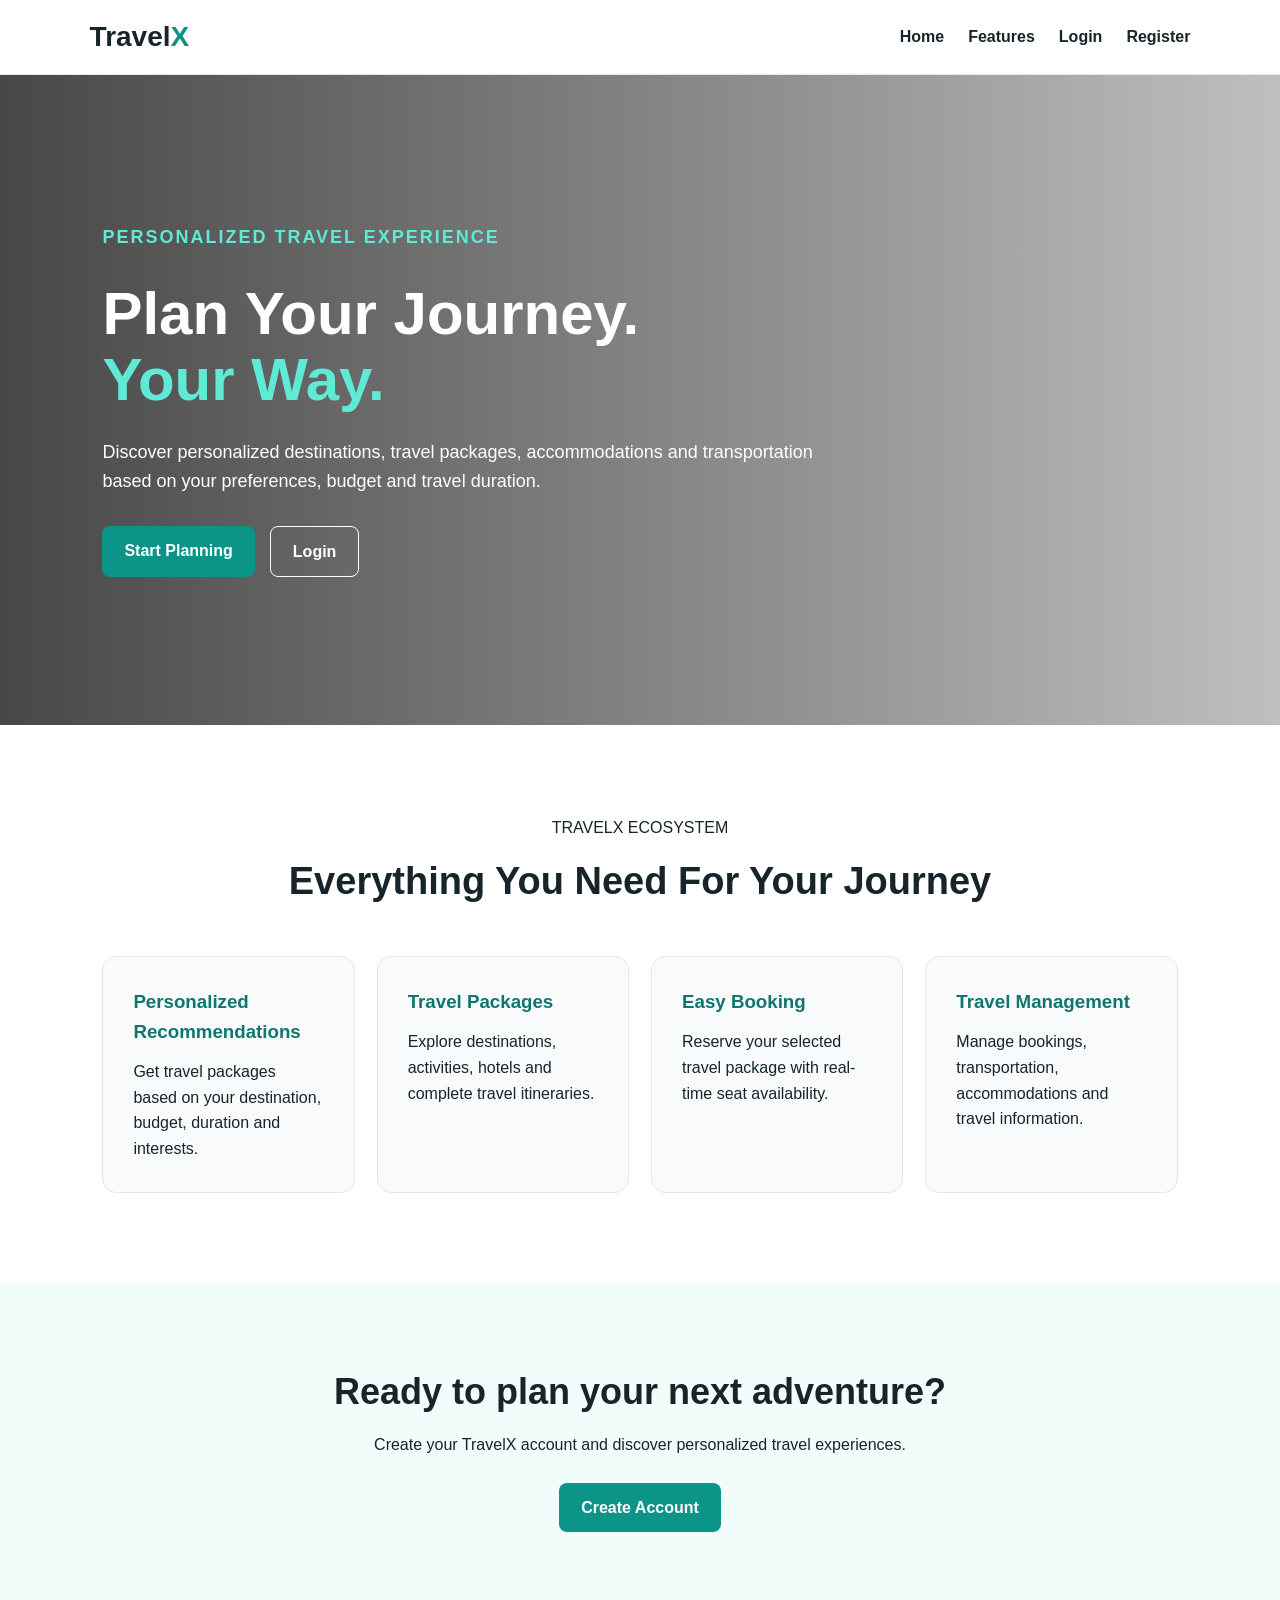
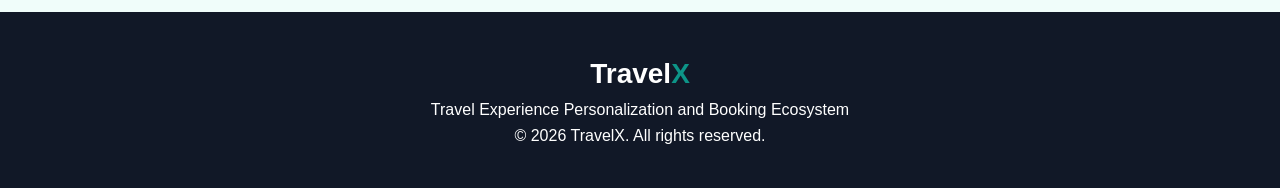
<file: index.html>
<!DOCTYPE html>
<html lang="en">
<head>
    <meta charset="UTF-8">
    <meta name="viewport" content="width=device-width, initial-scale=1.0">

    <title>TravelX | Travel Experience Personalization</title>

    <link rel="stylesheet" href="css/style.css">
</head>

<body>

<header class="navbar">

    <div class="logo">
        Travel<span>X</span>
    </div>

    <nav>
        <a href="index.html">Home</a>
        <a href="#features">Features</a>
        <a href="login.html">Login</a>
        <a href="register.html" class="nav-btn">
            Register
        </a>
    </nav>

</header>


<section class="hero">

    <div class="hero-content">

        <p class="hero-tag">
            PERSONALIZED TRAVEL EXPERIENCE
        </p>

        <h1>
            Plan Your Journey.
            <br>
            <span>Your Way.</span>
        </h1>

        <p>
            Discover personalized destinations, travel packages,
            accommodations and transportation based on your
            preferences, budget and travel duration.
        </p>

        <div class="hero-buttons">

            <a href="register.html" class="primary-btn">
                Start Planning
            </a>

            <a href="login.html" class="secondary-btn">
                Login
            </a>

        </div>

    </div>

</section>


<section id="features" class="features">

    <div class="section-title">
        <p>TRAVELX ECOSYSTEM</p>
        <h2>Everything You Need For Your Journey</h2>
    </div>


    <div class="feature-grid">

        <div class="feature-card">
            <h3>Personalized Recommendations</h3>
            <p>
                Get travel packages based on your destination,
                budget, duration and interests.
            </p>
        </div>


        <div class="feature-card">
            <h3>Travel Packages</h3>
            <p>
                Explore destinations, activities, hotels and
                complete travel itineraries.
            </p>
        </div>


        <div class="feature-card">
            <h3>Easy Booking</h3>
            <p>
                Reserve your selected travel package with
                real-time seat availability.
            </p>
        </div>


        <div class="feature-card">
            <h3>Travel Management</h3>
            <p>
                Manage bookings, transportation,
                accommodations and travel information.
            </p>
        </div>

    </div>

</section>


<section class="cta">

    <h2>Ready to plan your next adventure?</h2>

    <p>
        Create your TravelX account and discover
        personalized travel experiences.
    </p>

    <a href="register.html" class="primary-btn">
        Create Account
    </a>

</section>


<footer>

    <div class="logo">
        Travel<span>X</span>
    </div>

    <p>
        Travel Experience Personalization and Booking Ecosystem
    </p>

    <p>
        © 2026 TravelX. All rights reserved.
    </p>

</footer>

</body>
</html>
</file>
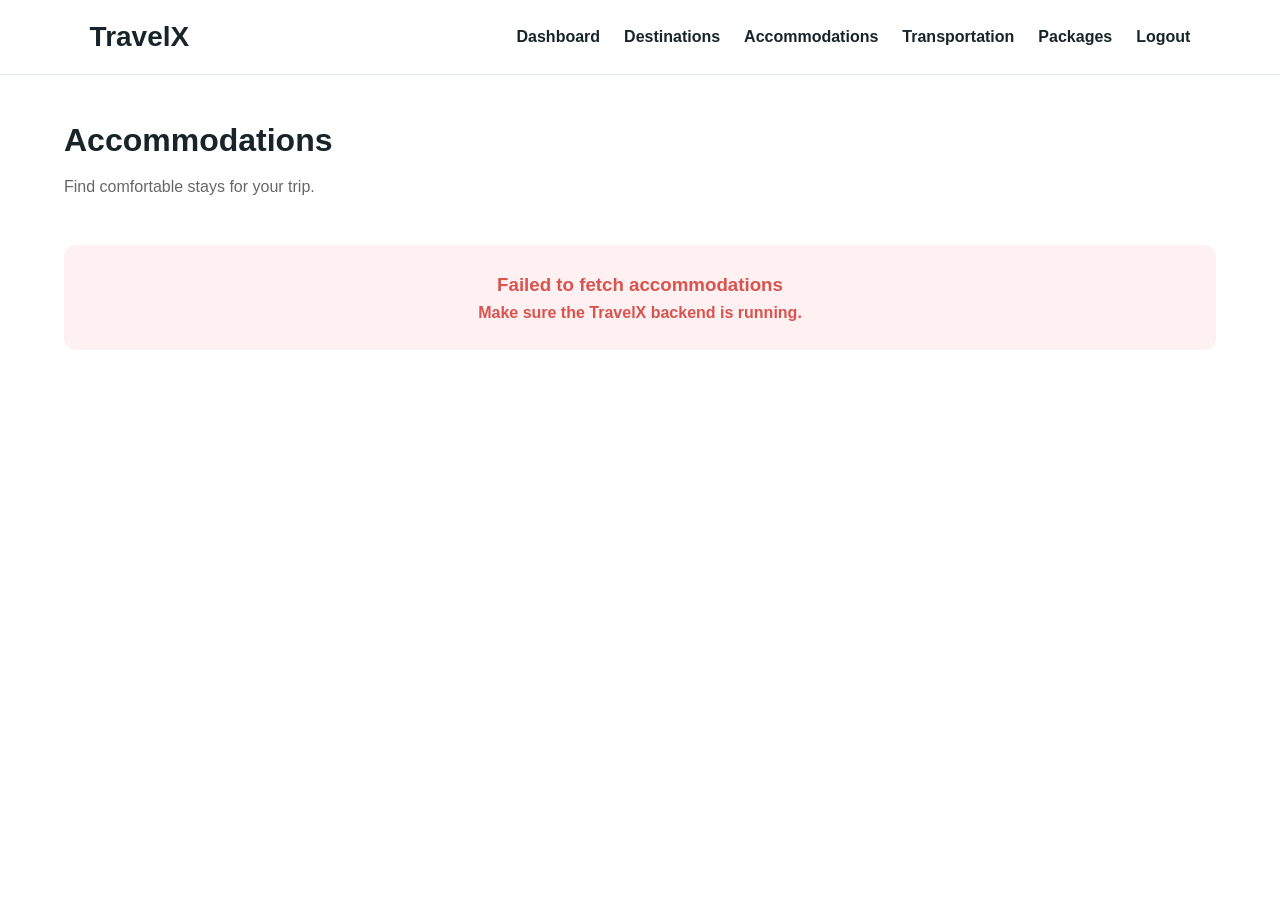
<file: accommodations.html>
<!DOCTYPE html>
<html lang="en">

<head>

    <meta charset="UTF-8">

    <meta name="viewport"
          content="width=device-width, initial-scale=1.0">

    <title>TravelX - Accommodations</title>

    <link rel="stylesheet"
          href="css/style.css">

</head>

<body>

<header class="navbar">

    <div class="logo">TravelX</div>

    <nav>

        <a href="dashboard.html">
            Dashboard
        </a>

        <a href="destinations.html">
            Destinations
        </a>

        <a href="accommodations.html"
           class="active">
            Accommodations
        </a>

        <a href="transportation.html">
            Transportation
        </a>

        <a href="packages.html">
            Packages
        </a>

        <a href="#"
           onclick="logout()">
            Logout
        </a>

    </nav>

</header>

<main class="container">

    <section class="page-header">

        <h1>Accommodations</h1>

        <p>
            Find comfortable stays for your trip.
        </p>

    </section>

    <div id="accommodationList"
         class="card-grid">

        <p>Loading accommodations...</p>

    </div>

</main>

<script src="js/config.js"></script>

<script src="js/auth.js"></script>

<script src="js/accommodations.js"></script>

</body>

</html>
</file>
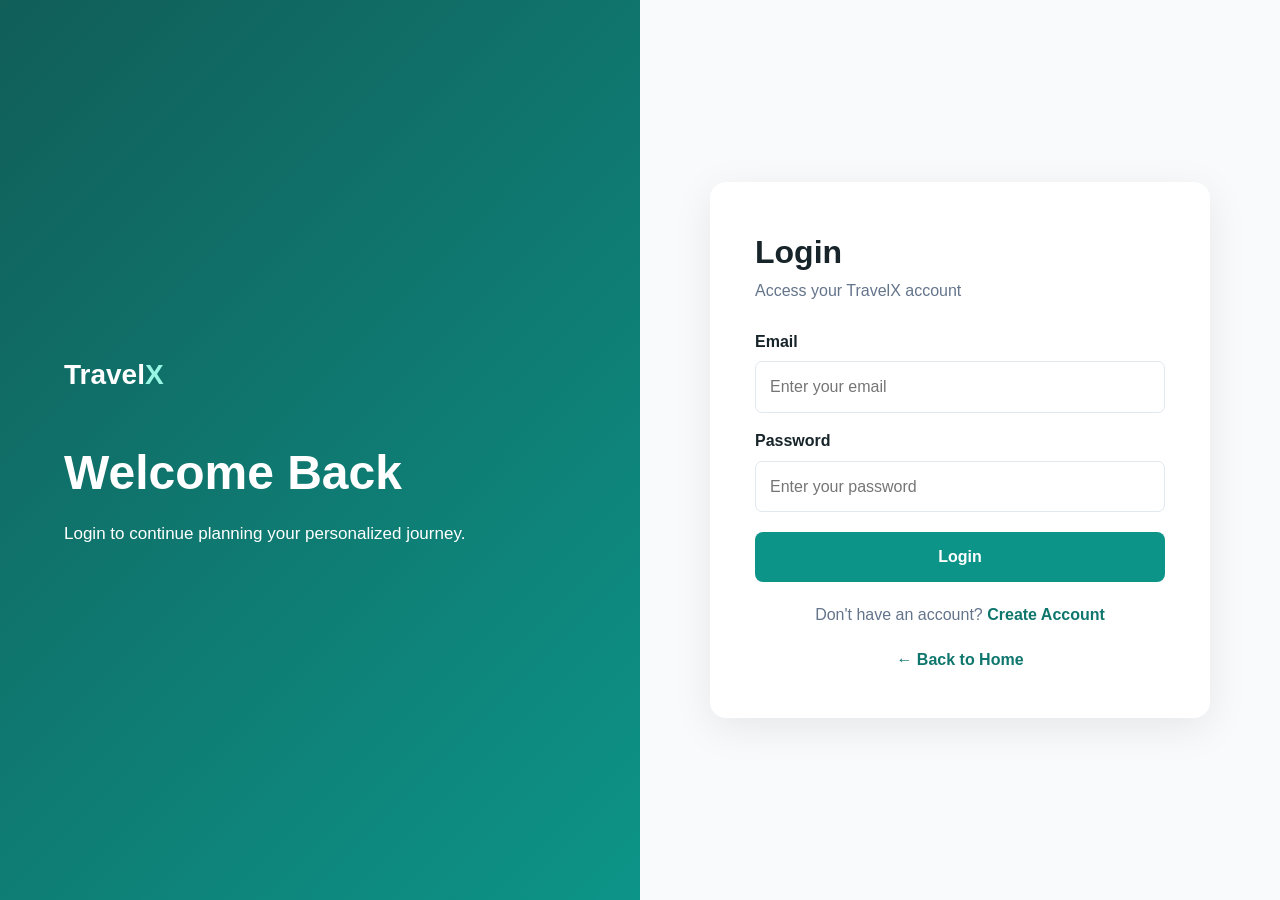
<file: admin.html>
<!DOCTYPE html>
<html lang="en">

<head>

    <meta charset="UTF-8">

    <meta
        name="viewport"
        content="width=device-width, initial-scale=1.0"
    >

    <title>Admin Dashboard - TravelX</title>

    <link
        rel="stylesheet"
        href="css/style.css"
    >

</head>

<body>

    <!-- ==========================================
         NAVBAR
         ========================================== -->

    <header class="navbar">

        <div class="logo">
            TravelX Admin
        </div>

        <nav>

            <a href="admin.html">
                Dashboard
            </a>

            <a href="dashboard.html">
                User View
            </a>

            <button
                class="logout-btn"
                onclick="logout()"
            >
                Logout
            </button>

        </nav>

    </header>


    <!-- ==========================================
         MAIN
         ========================================== -->

    <main class="page-container">


        <section class="dashboard-header">

            <h1>
                Admin Dashboard
            </h1>

            <p>
                Manage TravelX travel services
            </p>

        </section>


        <!-- ======================================
             SUMMARY
             ====================================== -->

        <section class="dashboard-section">

            <div
                id="summaryCards"
                class="card-grid"
            >

                <div class="info-card">

                    <h3>
                        Users
                    </h3>

                    <p id="totalUsers">
                        0
                    </p>

                </div>


                <div class="info-card">

                    <h3>
                        Destinations
                    </h3>

                    <p id="totalDestinations">
                        0
                    </p>

                </div>


                <div class="info-card">

                    <h3>
                        Packages
                    </h3>

                    <p id="totalPackages">
                        0
                    </p>

                </div>


                <div class="info-card">

                    <h3>
                        Bookings
                    </h3>

                    <p id="totalBookings">
                        0
                    </p>

                </div>

            </div>

        </section>


        <!-- ======================================
             DESTINATIONS
             ====================================== -->

        <section class="admin-section">

            <div class="admin-section-header">

                <div>

                    <h2>
                        Destinations
                    </h2>

                    <p>
                        Add and manage destinations
                    </p>

                </div>

                <button
                    class="admin-add-btn"
                    onclick="showDestinationForm()"
                >
                    + Add Destination
                </button>

            </div>


            <div
                id="destinationForm"
                class="admin-form"
                style="display:none;"
            >

                <h3>
                    Add Destination
                </h3>

                <input
                    type="text"
                    id="destinationName"
                    placeholder="Destination Name"
                >

                <input
                    type="text"
                    id="destinationState"
                    placeholder="State"
                >

                <input
                    type="text"
                    id="destinationCountry"
                    placeholder="Country"
                    value="India"
                >

                <input
                    type="text"
                    id="destinationCategory"
                    placeholder="Category"
                >

                <input
                    type="number"
                    id="destinationBudget"
                    placeholder="Average Budget"
                >

                <textarea
                    id="destinationDescription"
                    placeholder="Description"
                ></textarea>


                <button
                    class="admin-add-btn"
                    onclick="addDestination()"
                >
                    Save Destination
                </button>

            </div>


            <div
                id="destinationList"
                class="admin-list"
            ></div>

        </section>


        <!-- ======================================
             ACCOMMODATIONS
             ====================================== -->

        <section class="admin-section">

            <div class="admin-section-header">

                <div>

                    <h2>
                        Accommodations
                    </h2>

                    <p>
                        Manage hotels and resorts
                    </p>

                </div>

                <button
                    class="admin-add-btn"
                    onclick="showAccommodationForm()"
                >
                    + Add Accommodation
                </button>

            </div>


            <div
                id="accommodationForm"
                class="admin-form"
                style="display:none;"
            >

                <h3>
                    Add Accommodation
                </h3>

                <input
                    type="text"
                    id="accommodationName"
                    placeholder="Hotel / Resort Name"
                >

                <input
                    type="text"
                    id="accommodationDestination"
                    placeholder="Destination"
                >

                <input
                    type="text"
                    id="accommodationType"
                    placeholder="Type"
                >

                <input
                    type="number"
                    id="accommodationPrice"
                    placeholder="Price Per Night"
                >

                <input
                    type="number"
                    id="accommodationRating"
                    placeholder="Rating"
                    step="0.1"
                >

                <input
                    type="text"
                    id="accommodationFacilities"
                    placeholder="Facilities"
                >


                <button
                    class="admin-add-btn"
                    onclick="addAccommodation()"
                >
                    Save Accommodation
                </button>

            </div>


            <div
                id="accommodationList"
                class="admin-list"
            ></div>

        </section>


        <!-- ======================================
             TRANSPORTATION
             ====================================== -->

        <section class="admin-section">

            <div class="admin-section-header">

                <div>

                    <h2>
                        Transportation
                    </h2>

                    <p>
                        Manage flights, buses and other
                        transportation
                    </p>

                </div>

                <button
                    class="admin-add-btn"
                    onclick="showTransportationForm()"
                >
                    + Add Transportation
                </button>

            </div>


            <!-- FORM -->

            <div
                id="transportationForm"
                class="admin-form"
                style="display:none;"
            >

                <h3>
                    Add Transportation
                </h3>


                <label>
                    Type
                </label>

                <select
                    id="transportationType"
                >

                    <option value="Flight">
                        Flight
                    </option>

                    <option value="Bus">
                        Bus
                    </option>

                    <option value="Train">
                        Train
                    </option>

                    <option value="Cab">
                        Cab
                    </option>

                </select>


                <label>
                    Provider
                </label>

                <input
                    type="text"
                    id="transportationProvider"
                    placeholder="Provider"
                >


                <label>
                    Source
                </label>

                <input
                    type="text"
                    id="transportationSource"
                    placeholder="Source City"
                >


                <label>
                    Destination
                </label>

                <input
                    type="text"
                    id="transportationDestination"
                    placeholder="Destination City"
                >


                <label>
                    Price
                </label>

                <input
                    type="number"
                    id="transportationPrice"
                    placeholder="Price"
                >


                <label>
                    Departure Time
                </label>

                <input
                    type="time"
                    id="transportationDeparture"
                >


                <label>
                    Arrival Time
                </label>

                <input
                    type="time"
                    id="transportationArrival"
                >


                <div class="admin-form-buttons">

                    <button
                        class="admin-add-btn"
                        onclick="addTransportation()"
                    >
                        Save Transportation
                    </button>

                    <button
                        class="admin-cancel-btn"
                        onclick="hideTransportationForm()"
                    >
                        Cancel
                    </button>

                </div>

            </div>


            <!-- LIST -->

            <div
                id="transportationList"
                class="admin-list"
            ></div>

        </section>


        <!-- ======================================
             PACKAGES
             ====================================== -->

        <section class="admin-section">

            <div class="admin-section-header">

                <div>

                    <h2>
                        Travel Packages
                    </h2>

                    <p>
                        Manage travel packages
                    </p>

                </div>

                <button
                    class="admin-add-btn"
                    onclick="showPackageForm()"
                >
                    + Add Package
                </button>

            </div>


            <div
                id="packageForm"
                class="admin-form"
                style="display:none;"
            >

                <h3>
                    Add Travel Package
                </h3>

                <input
                    type="text"
                    id="packageName"
                    placeholder="Package Name"
                >

                <input
                    type="text"
                    id="packageDestination"
                    placeholder="Destination"
                >

                <input
                    type="number"
                    id="packageDuration"
                    placeholder="Duration in Days"
                >

                <input
                    type="number"
                    id="packagePrice"
                    placeholder="Price"
                >

                <input
                    type="text"
                    id="packageHotel"
                    placeholder="Hotel"
                >

                <input
                    type="text"
                    id="packageActivities"
                    placeholder="Activities"
                >

                <textarea
                    id="packageItinerary"
                    placeholder="Itinerary"
                ></textarea>

                <input
                    type="number"
                    id="packageSeats"
                    placeholder="Available Seats"
                >


                <button
                    class="admin-add-btn"
                    onclick="addPackage()"
                >
                    Save Package
                </button>

            </div>


            <div
                id="packageList"
                class="admin-list"
            ></div>

        </section>


        <!-- ======================================
             BOOKINGS
             ====================================== -->

        <section class="admin-section">

            <div class="admin-section-header">

                <div>

                    <h2>
                        Travel Package Bookings
                    </h2>

                    <p>
                        View customer bookings
                    </p>

                </div>

            </div>


            <div
                id="bookingList"
                class="admin-list"
            ></div>

        </section>


        <!-- ======================================
             TRANSPORTATION BOOKINGS
             ====================================== -->

        <section class="admin-section">

            <div class="admin-section-header">

                <div>

                    <h2>
                        Transportation Bookings
                    </h2>

                    <p>
                        View booked flights, buses
                        and other transportation
                    </p>

                </div>

            </div>


            <div
                id="transportationBookingList"
                class="admin-list"
            ></div>

        </section>


    </main>


    <script src="js/config.js"></script>

    <script src="js/admin.js"></script>

</body>

</html>
</file>
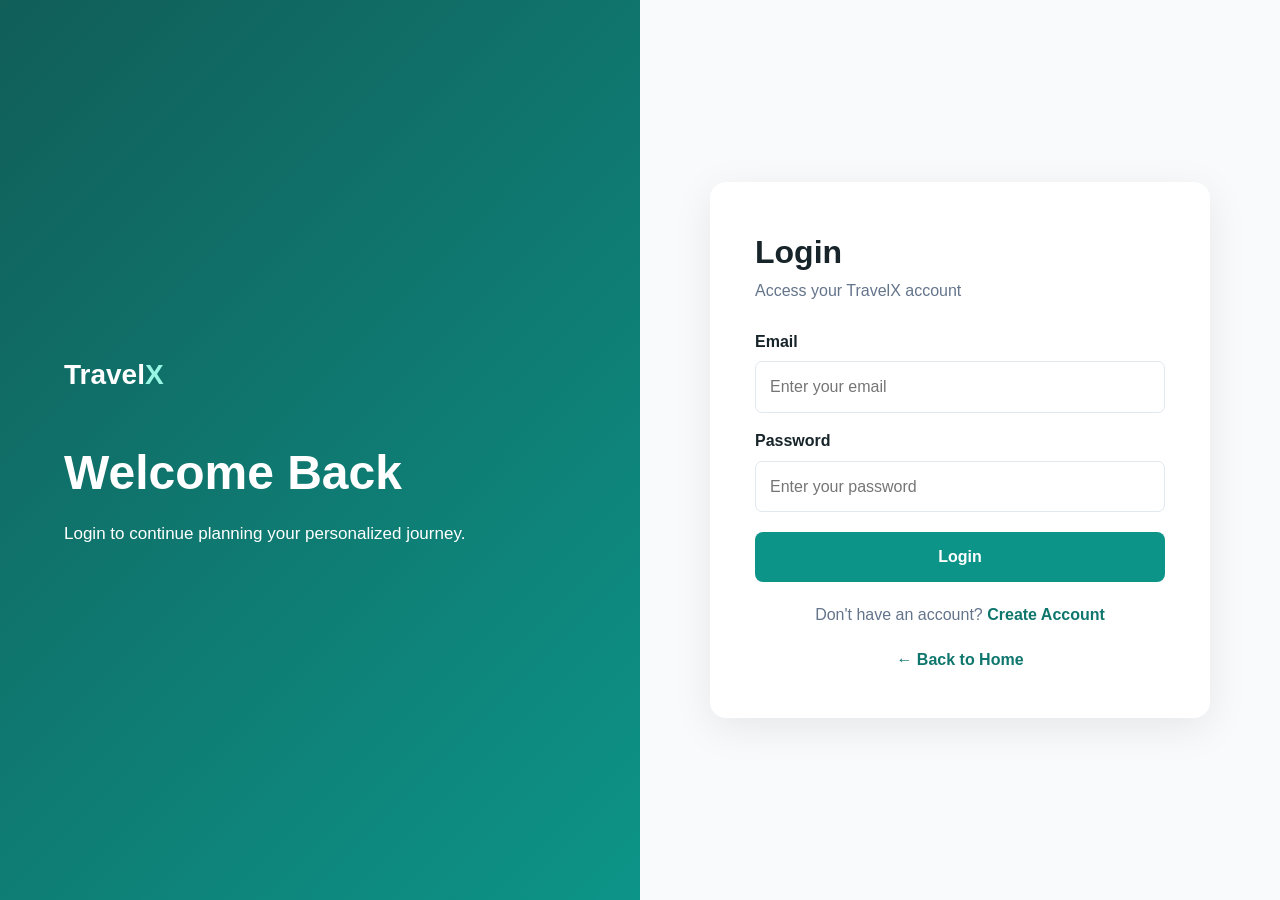
<file: dashboard.html>
<!DOCTYPE html>
<html lang="en">

<head>

    <meta charset="UTF-8">

    <meta
        name="viewport"
        content="width=device-width, initial-scale=1.0"
    >

    <title>Dashboard - TravelX</title>

    <link
        rel="stylesheet"
        href="css/style.css"
    >

</head>

<body>

    <!-- ==========================================
         NAVBAR
         ========================================== -->

    <header class="navbar">

        <div class="logo">
            TravelX
        </div>

        <nav>

            <a href="dashboard.html">
                Dashboard
            </a>

            <a href="destinations.html">
                Destinations
            </a>

            <a href="accommodations.html">
                Hotels
            </a>

            <a href="transportation.html">
                Transportation
            </a>

            <a href="packages.html">
                Packages
            </a>

            <button
                class="logout-btn"
                onclick="logout()"
            >
                Logout
            </button>

        </nav>

    </header>


    <!-- ==========================================
         MAIN DASHBOARD
         ========================================== -->

    <main class="page-container">


        <!-- Welcome -->

        <section class="dashboard-header">

            <h1>
                Welcome,
                <span id="userName">
                    Traveler
                </span>
            </h1>

            <p>
                Your personalized TravelX dashboard
            </p>

        </section>


        <!-- ======================================
             USER PROFILE
             ====================================== -->

        <section class="dashboard-section">

            <h2>
                My Travel Preferences
            </h2>


            <div class="card-grid">


                <div class="info-card">

                    <h3>
                        Email
                    </h3>

                    <p id="userEmail">
                        Loading...
                    </p>

                </div>


                <div class="info-card">

                    <h3>
                        Preferred Destination
                    </h3>

                    <p id="userDestination">
                        Loading...
                    </p>

                </div>


                <div class="info-card">

                    <h3>
                        Budget
                    </h3>

                    <p id="userBudget">
                        Loading...
                    </p>

                </div>


                <div class="info-card">

                    <h3>
                        Trip Duration
                    </h3>

                    <p id="userDuration">
                        Loading...
                    </p>

                </div>


                <div class="info-card">

                    <h3>
                        Interests
                    </h3>

                    <p id="userInterests">
                        Loading...
                    </p>

                </div>


            </div>

        </section>


        <!-- ======================================
             RECOMMENDATIONS
             ====================================== -->

        <section class="dashboard-section">

            <div class="section-header">

                <div>

                    <h2>
                        Personalized Recommendations
                    </h2>

                    <p>
                        Travel packages selected
                        according to your preferences.
                    </p>

                </div>

            </div>


            <div
                id="recommendations"
                class="card-grid"
            >

                <p>
                    Loading recommendations...
                </p>

            </div>

        </section>


        <!-- ======================================
             TRAVEL PACKAGE BOOKINGS
             ====================================== -->

        <section class="dashboard-section">

            <div class="section-header">

                <div>

                    <h2>
                        My Travel Package Bookings
                    </h2>

                    <p>
                        Your booked travel packages
                    </p>

                </div>

            </div>


            <div
                id="bookings"
                class="card-grid"
            >

                <p>
                    Loading bookings...
                </p>

            </div>

        </section>


        <!-- ======================================
             TRANSPORTATION BOOKINGS
             ====================================== -->

        <section class="dashboard-section">

            <div class="section-header">

                <div>

                    <h2>
                        My Transportation Bookings
                    </h2>

                    <p>
                        Your booked flights and buses
                    </p>

                </div>

            </div>


            <div
                id="transportationBookings"
                class="card-grid"
            >

                <p>
                    Loading transportation bookings...
                </p>

            </div>

        </section>


    </main>


    <!-- ==========================================
         JAVASCRIPT
         ========================================== -->

    <script src="js/config.js"></script>

    <script src="js/dashboard.js"></script>

</body>

</html>
</file>
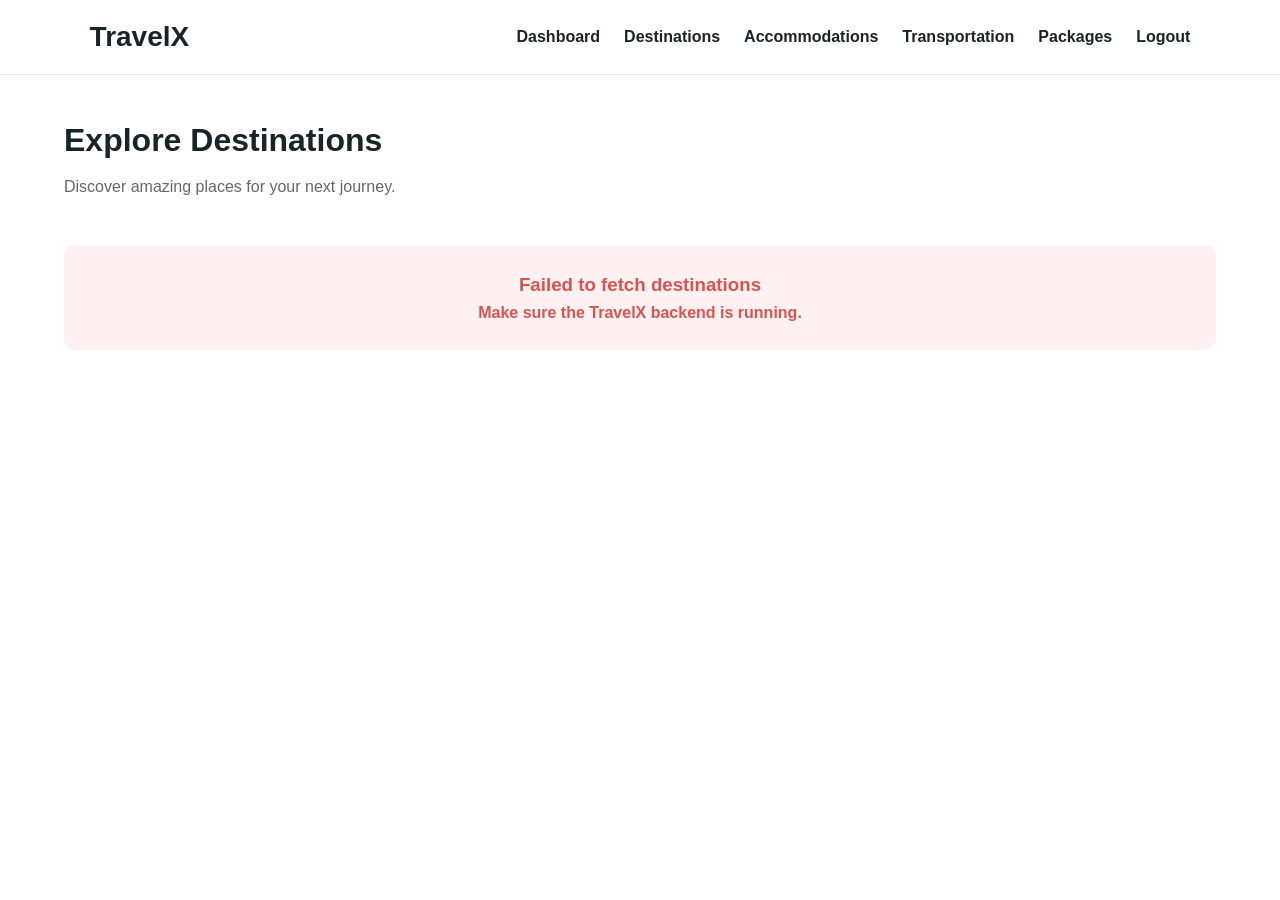
<file: destinations.html>
<!DOCTYPE html>
<html lang="en">
<head>
    <meta charset="UTF-8">
    <meta name="viewport" content="width=device-width, initial-scale=1.0">
    <title>TravelX - Destinations</title>
    <link rel="stylesheet" href="css/style.css">
</head>
<body>

<header class="navbar">
    <div class="logo">TravelX</div>

    <nav>
        <a href="dashboard.html">Dashboard</a>
        <a href="destinations.html" class="active">Destinations</a>
        <a href="accommodations.html">Accommodations</a>
        <a href="transportation.html">Transportation</a>
        <a href="packages.html">Packages</a>
        <a href="#" onclick="logout()">Logout</a>
    </nav>
</header>

<main class="container">

    <section class="page-header">
        <h1>Explore Destinations</h1>
        <p>Discover amazing places for your next journey.</p>
    </section>

    <div id="destinationList" class="card-grid">
        <p>Loading destinations...</p>
    </div>

</main>

<script src="js/config.js"></script>
<script src="js/auth.js"></script>
<script src="js/destinations.js"></script>

</body>
</html>
</file>
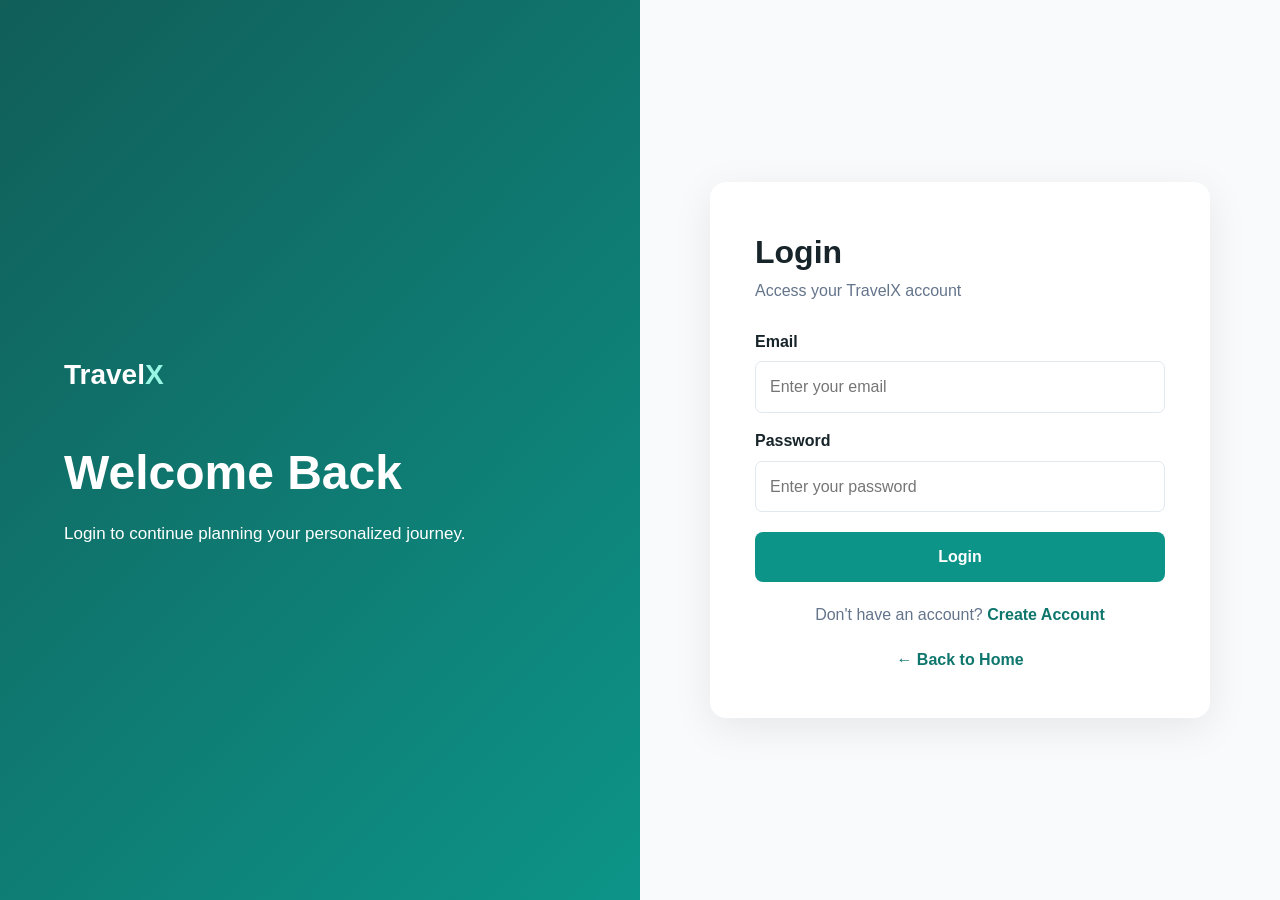
<file: login.html>
<!DOCTYPE html>
<html lang="en">

<head>
    <meta charset="UTF-8">
    <meta name="viewport" content="width=device-width, initial-scale=1.0">

    <title>Login | TravelX</title>

    <link rel="stylesheet" href="css/style.css">
</head>

<body class="auth-page">

<div class="auth-container">

    <div class="auth-brand">
        <div class="logo">
            Travel<span>X</span>
        </div>

        <h1>Welcome Back</h1>

        <p>
            Login to continue planning your personalized journey.
        </p>
    </div>


    <div class="auth-card">

        <h2>Login</h2>

        <p class="form-subtitle">
            Access your TravelX account
        </p>

        <form id="loginForm">

            <label>Email</label>

            <input
                type="email"
                id="email"
                placeholder="Enter your email"
                required
            >


            <label>Password</label>

            <input
                type="password"
                id="password"
                placeholder="Enter your password"
                required
            >


            <button type="submit" class="primary-btn full-btn">
                Login
            </button>

        </form>

        <div id="message"></div>

        <p class="auth-link">
            Don't have an account?
            <a href="register.html">Create Account</a>
        </p>

        <p class="auth-link">
            <a href="index.html">← Back to Home</a>
        </p>

    </div>

</div>

<script src="js/config.js"></script>
<script src="js/auth.js"></script>

</body>
</html>
</file>
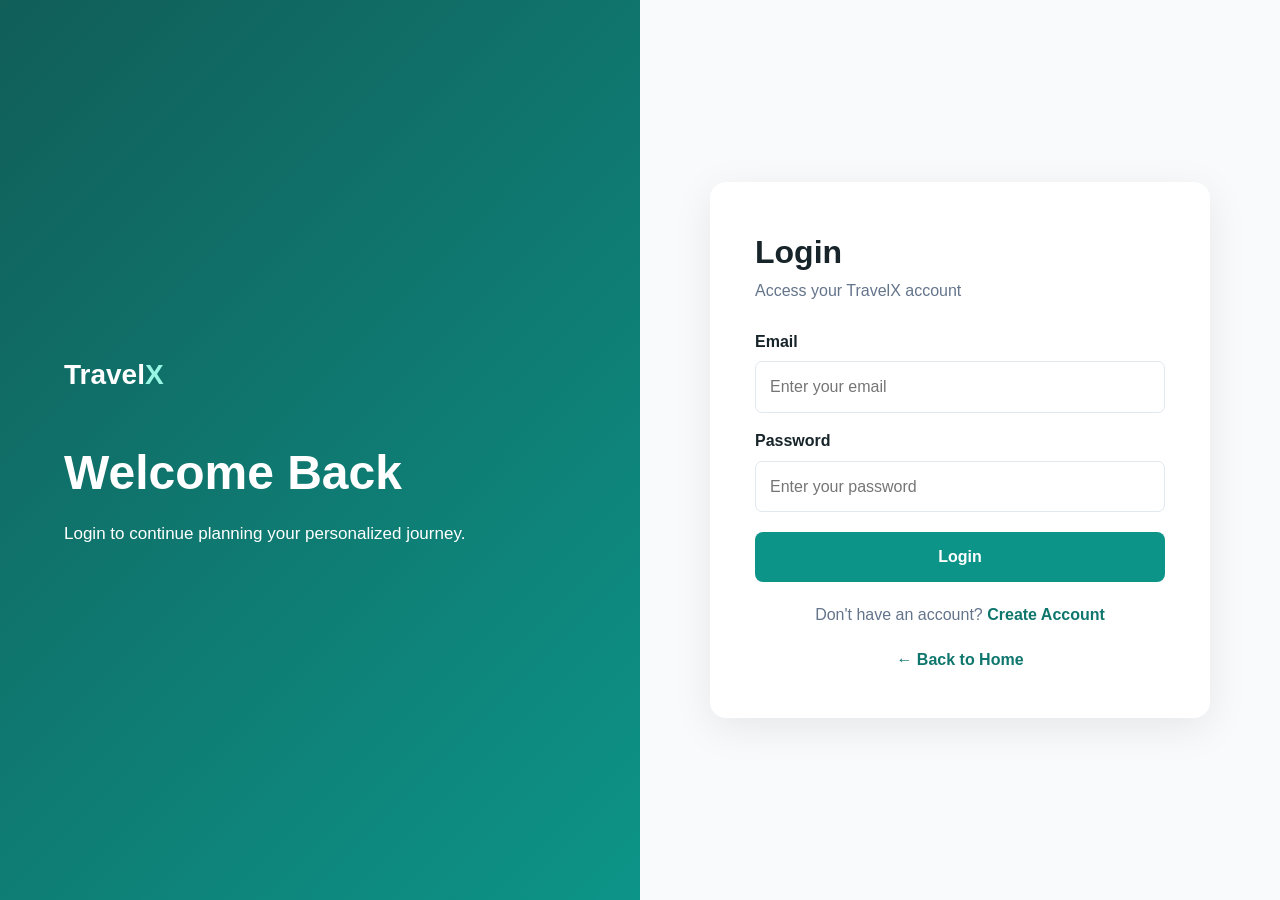
<file: packages.html>
<!DOCTYPE html>
<html lang="en">

<head>

    <meta charset="UTF-8">

    <meta name="viewport"
          content="width=device-width, initial-scale=1.0">

    <title>Travel Packages | TravelX</title>

    <link rel="stylesheet" href="css/style.css">

</head>

<body>

<header class="navbar">

    <div class="logo">
        Travel<span>X</span>
    </div>

    <nav>
<a href="destinations.html">Destinations</a>

<a href="accommodations.html">Accommodations</a>

<a href="transportation.html">Transportation</a>

<a href="packages.html">Packages</a>
        <a href="dashboard.html">Dashboard</a>

        <a href="packages.html">Packages</a>

        <button
            onclick="logout()"
            class="logout-btn">
            Logout
        </button>

    </nav>

</header>


<main class="page-container">

    <div class="page-heading">

        <div>

            <p class="eyebrow">
                EXPLORE TRAVEL
            </p>

            <h1>Travel Packages</h1>

            <p>
                Discover curated travel experiences.
            </p>

        </div>

    </div>


    <div class="filter-bar">

        <input
            type="text"
            id="searchInput"
            placeholder="Search destination or package..."
        >

        <select id="destinationFilter">

            <option value="">All Destinations</option>

        </select>

    </div>


    <div id="packageGrid"
         class="package-grid">

        <div class="loading">
            Loading packages...
        </div>

    </div>

</main>


<script src="js/config.js"></script>
<script src="js/packages.js"></script>

</body>
</html>
</file>
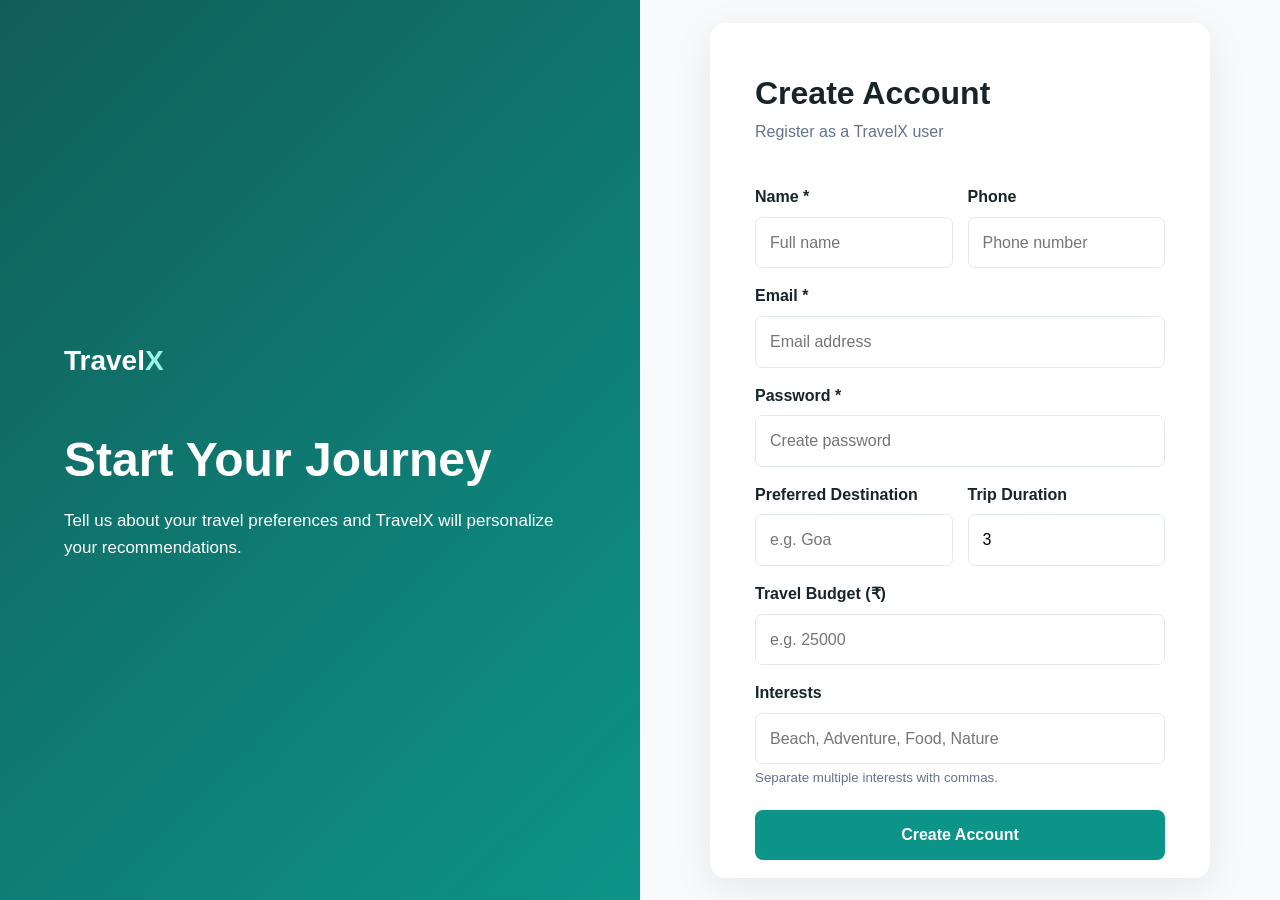
<file: register.html>
<!DOCTYPE html>
<html lang="en">

<head>
    <meta charset="UTF-8">
    <meta name="viewport" content="width=device-width, initial-scale=1.0">

    <title>Register | TravelX</title>

    <link rel="stylesheet" href="css/style.css">
</head>

<body class="auth-page">

<div class="auth-container">

    <div class="auth-brand">

        <div class="logo">
            Travel<span>X</span>
        </div>

        <h1>Start Your Journey</h1>

        <p>
            Tell us about your travel preferences and
            TravelX will personalize your recommendations.
        </p>

    </div>


    <div class="auth-card register-card">

        <h2>Create Account</h2>

        <p class="form-subtitle">
            Register as a TravelX user
        </p>

        <form id="registerForm">

            <div class="form-grid">

                <div>
                    <label>Name *</label>

                    <input
                        type="text"
                        id="name"
                        placeholder="Full name"
                        required
                    >
                </div>


                <div>
                    <label>Phone</label>

                    <input
                        type="tel"
                        id="phone"
                        placeholder="Phone number"
                    >
                </div>

            </div>


            <label>Email *</label>

            <input
                type="email"
                id="email"
                placeholder="Email address"
                required
            >


            <label>Password *</label>

            <input
                type="password"
                id="password"
                placeholder="Create password"
                required
            >


            <div class="form-grid">

                <div>

                    <label>Preferred Destination</label>

                    <input
                        type="text"
                        id="preferredDestination"
                        placeholder="e.g. Goa"
                    >

                </div>


                <div>

                    <label>Trip Duration</label>

                    <input
                        type="number"
                        id="tripDuration"
                        value="3"
                        min="1"
                    >

                </div>

            </div>


            <label>Travel Budget (₹)</label>

            <input
                type="number"
                id="budget"
                placeholder="e.g. 25000"
                min="0"
            >


            <label>Interests</label>

            <input
                type="text"
                id="interests"
                placeholder="Beach, Adventure, Food, Nature"
            >

            <small>
                Separate multiple interests with commas.
            </small>


            <button type="submit" class="primary-btn full-btn">
                Create Account
            </button>

        </form>


        <div id="message"></div>


        <p class="auth-link">
            Already have an account?
            <a href="login.html">Login</a>
        </p>

    </div>

</div>

<script src="js/config.js"></script>
<script src="js/auth.js"></script>

</body>
</html>
</file>
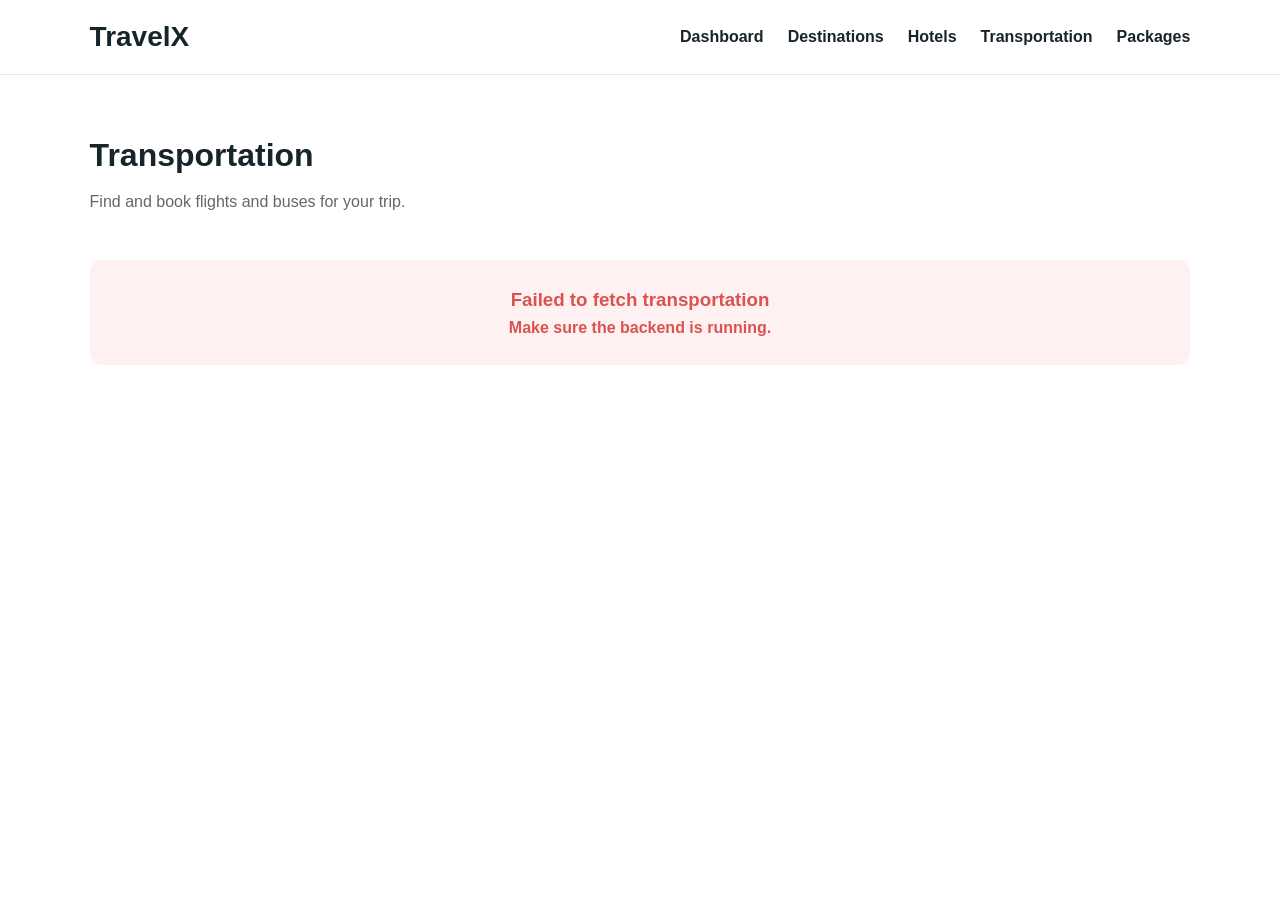
<file: transportation.html>
<!DOCTYPE html>
<html lang="en">

<head>

    <meta charset="UTF-8">

    <meta
        name="viewport"
        content="width=device-width, initial-scale=1.0"
    >

    <title>Transportation - TravelX</title>

    <link
        rel="stylesheet"
        href="css/style.css"
    >

</head>

<body>

    <!-- ==========================================
         NAVBAR
         ========================================== -->

    <header class="navbar">

        <div class="logo">
            TravelX
        </div>

        <nav>

            <a href="dashboard.html">
                Dashboard
            </a>

            <a href="destinations.html">
                Destinations
            </a>

            <a href="accommodations.html">
                Hotels
            </a>

            <a
                href="transportation.html"
                class="active"
            >
                Transportation
            </a>

            <a href="packages.html">
                Packages
            </a>

        </nav>

    </header>


    <!-- ==========================================
         MAIN CONTENT
         ========================================== -->

    <main class="page-container">

        <div class="page-header">

            <h1>
                Transportation
            </h1>

            <p>
                Find and book flights and buses
                for your trip.
            </p>

        </div>


        <!-- Transportation cards -->

        <div
            id="transportationList"
            class="card-grid"
        >

            <div class="loading">
                Loading transportation...
            </div>

        </div>

    </main>


    <!-- ==========================================
         JAVASCRIPT
         ========================================== -->

    <script src="js/config.js"></script>

    <script src="js/transportation.js"></script>

</body>

</html>
</file>
<file: css/style.css>
* {
    margin: 0;
    padding: 0;
    box-sizing: border-box;
}

:root {
    --primary: #0d9488;
    --primary-dark: #0f766e;
    --dark: #17252a;
    --text: #334155;
    --muted: #64748b;
    --light: #f8fafc;
    --border: #e2e8f0;
    --white: #ffffff;
    --danger: #dc2626;
    --success: #16a34a;
}

body {
    font-family: Arial, Helvetica, sans-serif;
    background: #ffffff;
    color: var(--dark);
    line-height: 1.6;
}

a {
    text-decoration: none;
    color: inherit;
}

button,
input,
textarea,
select {
    font: inherit;
}

button {
    cursor: pointer;
}

.logo {
    font-size: 28px;
    font-weight: 800;
}

.logo span {
    color: var(--primary);
}

.logo small {
    font-size: 10px;
    color: var(--primary);
    margin-left: 5px;
}


/* =========================
   NAVBAR
========================= */

.navbar {
    height: 75px;
    padding: 0 7%;
    display: flex;
    justify-content: space-between;
    align-items: center;
    background: var(--white);
    border-bottom: 1px solid var(--border);
    position: sticky;
    top: 0;
    z-index: 1000;
}

.navbar nav {
    display: flex;
    align-items: center;
    gap: 24px;
}

.navbar nav a {
    font-weight: 600;
}

.navbar nav a:hover {
    color: var(--primary);
}

.logout-btn {
    border: none;
    background: #fee2e2;
    color: var(--danger);
    padding: 9px 16px;
    border-radius: 7px;
    font-weight: 600;
}


/* =========================
   BUTTONS
========================= */

.primary-btn {
    display: inline-block;
    background: var(--primary);
    color: white;
    padding: 12px 22px;
    border: none;
    border-radius: 8px;
    font-weight: 700;
    transition: 0.2s;
}

.primary-btn:hover {
    background: var(--primary-dark);
}

.full-btn {
    width: 100%;
    margin-top: 20px;
}

.small-btn {
    background: #ccfbf1;
    color: #115e59;
    border: none;
    padding: 7px 12px;
    border-radius: 5px;
    margin-right: 5px;
}

.danger-btn {
    background: #fee2e2;
    color: #991b1b;
    border: none;
    padding: 7px 12px;
    border-radius: 5px;
}


/* =========================
   HERO
========================= */

.hero {
    min-height: 650px;
    display: flex;
    align-items: center;
    padding: 80px 8%;

    background:
        linear-gradient(
            90deg,
            rgba(0, 0, 0, 0.72),
            rgba(0, 0, 0, 0.25)
        ),
        url("https://images.unsplash.com/photo-1500530855697-b586d89ba3ee")
        center / cover;
}

.hero-content {
    max-width: 720px;
    color: white;
}

.hero-tag,
.eyebrow {
    color: var(--primary);
    font-weight: 800;
    letter-spacing: 2px;
    font-size: 13px;
}

.hero-tag {
    color: #5eead4;
}

.hero h1 {
    font-size: 60px;
    line-height: 1.1;
    margin: 15px 0 25px;
}

.hero h1 span {
    color: #5eead4;
}

.hero p {
    font-size: 18px;
    margin-bottom: 30px;
}

.hero-buttons {
    display: flex;
    gap: 15px;
}

.secondary-btn {
    border: 1px solid white;
    padding: 12px 22px;
    border-radius: 8px;
    font-weight: 700;
}


/* =========================
   FEATURES
========================= */

.features {
    padding: 90px 8%;
}

.section-title {
    text-align: center;
    margin-bottom: 45px;
}

.section-title h2 {
    font-size: 38px;
    margin-top: 10px;
}

.feature-grid {
    display: grid;
    grid-template-columns: repeat(4, 1fr);
    gap: 22px;
}

.feature-card {
    background: var(--light);
    border: 1px solid var(--border);
    padding: 30px;
    border-radius: 14px;
}

.feature-card h3 {
    margin-bottom: 12px;
    color: var(--primary-dark);
}


/* =========================
   CTA / FOOTER
========================= */

.cta {
    padding: 80px 8%;
    text-align: center;
    background: #f0fdfa;
}

.cta h2 {
    font-size: 36px;
    margin-bottom: 12px;
}

.cta p {
    margin-bottom: 25px;
}

footer {
    padding: 40px 8%;
    text-align: center;
    background: #111827;
    color: white;
}


/* =========================
   AUTH
========================= */

.auth-page {
    min-height: 100vh;
    background: #f8fafc;
}

.auth-container {
    min-height: 100vh;
    display: grid;
    grid-template-columns: 1fr 1fr;
}

.auth-brand {
    padding: 10%;
    background:
        linear-gradient(
            135deg,
            #115e59,
            #0d9488
        );
    color: white;
    display: flex;
    flex-direction: column;
    justify-content: center;
}

.auth-brand .logo {
    margin-bottom: 50px;
}

.auth-brand .logo span {
    color: #99f6e4;
}

.auth-brand h1 {
    font-size: 48px;
    line-height: 1.1;
    margin-bottom: 20px;
}

.auth-brand p {
    max-width: 500px;
    font-size: 17px;
}

.auth-card {
    background: white;
    width: min(500px, 90%);
    margin: auto;
    padding: 45px;
    border-radius: 16px;
    box-shadow: 0 10px 40px rgba(0,0,0,0.08);
}

.register-card {
    max-height: 95vh;
    overflow-y: auto;
}

.auth-card h2 {
    font-size: 32px;
}

.form-subtitle {
    color: var(--muted);
    margin-bottom: 25px;
}

.auth-card label {
    display: block;
    font-weight: 700;
    margin: 15px 0 7px;
}

.auth-card input,
.admin-form input,
.admin-form textarea,
.filter-bar input,
.filter-bar select {
    width: 100%;
    padding: 12px 14px;
    border: 1px solid var(--border);
    border-radius: 7px;
    outline: none;
    background: white;
}

.auth-card input:focus,
.admin-form input:focus,
.admin-form textarea:focus {
    border-color: var(--primary);
}

.auth-card small {
    color: var(--muted);
}

.auth-link {
    text-align: center;
    margin-top: 20px;
    color: var(--muted);
}

.auth-link a {
    color: var(--primary-dark);
    font-weight: 700;
}

.form-grid {
    display: grid;
    grid-template-columns: 1fr 1fr;
    gap: 15px;
}

.success-message {
    color: var(--success);
    margin-top: 15px;
    font-weight: 600;
}

.error-message {
    color: var(--danger);
    margin-top: 15px;
    font-weight: 600;
}


/* =========================
   PAGE CONTAINERS
========================= */

.dashboard,
.page-container,
.admin-container,
.booking-container {
    max-width: 1400px;
    margin: auto;
    padding: 55px 7%;
}

.page-heading {
    display: flex;
    justify-content: space-between;
    align-items: center;
    gap: 30px;
    margin-bottom: 50px;
}

.page-heading h1 {
    font-size: 42px;
    margin: 5px 0;
}

.page-heading p {
    color: var(--muted);
}

.section-heading {
    display: flex;
    justify-content: space-between;
    align-items: center;
    margin: 45px 0 20px;
}

.section-heading h2 {
    font-size: 28px;
}


/* =========================
   PROFILE / INFO
========================= */

.profile-grid,
.detail-grid,
.stats-grid {
    display: grid;
    grid-template-columns: repeat(4, 1fr);
    gap: 18px;
}

.info-card,
.stat-card {
    padding: 24px;
    border: 1px solid var(--border);
    border-radius: 12px;
    background: white;
}

.info-card span,
.stat-card span {
    display: block;
    color: var(--muted);
    font-size: 14px;
    margin-bottom: 7px;
}

.info-card strong,
.stat-card strong {
    font-size: 20px;
}


/* =========================
   PACKAGES
========================= */

.package-grid {
    display: grid;
    grid-template-columns: repeat(3, 1fr);
    gap: 22px;
}

.package-card {
    padding: 25px;
    border: 1px solid var(--border);
    border-radius: 14px;
    background: white;
    box-shadow: 0 5px 20px rgba(0,0,0,0.04);
}

.package-card h3 {
    font-size: 22px;
    margin: 15px 0 5px;
}

.package-card p {
    color: var(--text);
}

.package-location {
    color: var(--primary-dark) !important;
    font-weight: 600;
}

.package-top,
.package-bottom {
    display: flex;
    justify-content: space-between;
    align-items: center;
    gap: 10px;
}

.package-top {
    color: var(--muted);
    font-size: 13px;
}

.package-bottom {
    margin-top: 25px;
}

.price {
    font-size: 22px;
}

.score {
    color: var(--primary-dark);
    background: #ccfbf1;
    padding: 5px 9px;
    border-radius: 20px;
}

.filter-bar {
    display: grid;
    grid-template-columns: 2fr 1fr;
    gap: 15px;
    margin-bottom: 30px;
}


/* =========================
   BOOKINGS
========================= */

.booking-card {
    display: flex;
    justify-content: space-between;
    align-items: center;
    gap: 20px;
    padding: 22px;
    margin-bottom: 15px;
    border: 1px solid var(--border);
    border-radius: 12px;
}

.status {
    display: inline-block;
    margin-top: 7px;
    padding: 4px 9px;
    border-radius: 20px;
    font-size: 12px;
    font-weight: 700;
}

.confirmed {
    background: #dcfce7;
    color: #166534;
}

.cancelled {
    background: #fee2e2;
    color: #991b1b;
}

.completed {
    background: #dbeafe;
    color: #1e40af;
}

.empty-state,
.loading {
    text-align: center;
    padding: 45px;
    color: var(--muted);
}


/* =========================
   BOOKING PAGE
========================= */

.booking-layout {
    display: grid;
    grid-template-columns: 1.6fr 0.8fr;
    gap: 35px;
}

.booking-details h1 {
    font-size: 45px;
    margin: 10px 0;
}

.detail-box {
    margin-top: 25px;
    padding: 25px;
    background: var(--light);
    border-radius: 12px;
}

.booking-form-card {
    height: fit-content;
    padding: 30px;
    border: 1px solid var(--border);
    border-radius: 14px;
    position: sticky;
    top: 100px;
}

.booking-form-card h2 {
    margin-bottom: 10px;
}

.booking-form-card p {
    color: var(--muted);
    margin-bottom: 25px;
}

.booking-form-card label {
    font-weight: 700;
    display: block;
    margin-bottom: 8px;
}

.booking-form-card input {
    width: 100%;
    padding: 12px;
    border: 1px solid var(--border);
    border-radius: 7px;
}

.total-box {
    margin-top: 25px;
    padding: 20px;
    background: #f0fdfa;
    border-radius: 10px;
    display: flex;
    justify-content: space-between;
}

.total-box strong {
    font-size: 22px;
}

.success-box {
    margin-top: 20px;
    padding: 20px;
    background: #f0fdf4;
    border-radius: 10px;
    color: #166534;
}


/* =========================
   ADMIN
========================= */

.admin-form {
    display: grid;
    grid-template-columns: repeat(2, 1fr);
    gap: 12px;
    padding: 25px;
    margin-bottom: 25px;
    background: var(--light);
    border: 1px solid var(--border);
    border-radius: 12px;
}

.admin-form textarea {
    min-height: 100px;
    resize: vertical;
}

.admin-form button {
    width: fit-content;
}

.admin-table-container {
    overflow-x: auto;
}

.admin-table {
    width: 100%;
    border-collapse: collapse;
    background: white;
}

.admin-table th,
.admin-table td {
    text-align: left;
    padding: 14px;
    border-bottom: 1px solid var(--border);
}

.admin-table th {
    background: var(--light);
    color: var(--text);
}

.admin-table tr:hover {
    background: #f8fafc;
}

.stat-card {
    border-top: 4px solid var(--primary);
}


/* =========================
   RESPONSIVE
========================= */

@media (max-width: 1000px) {

    .feature-grid,
    .package-grid {
        grid-template-columns: repeat(2, 1fr);
    }

    .profile-grid,
    .stats-grid {
        grid-template-columns: repeat(2, 1fr);
    }

    .booking-layout {
        grid-template-columns: 1fr;
    }

    .booking-form-card {
        position: static;
    }

    .auth-container {
        grid-template-columns: 1fr;
    }

    .auth-brand {
        display: none;
    }
}


@media (max-width: 650px) {

    .navbar {
        padding: 0 20px;
    }

    .navbar nav {
        gap: 10px;
    }

    .navbar nav a {
        display: none;
    }

    .dashboard,
    .page-container,
    .admin-container,
    .booking-container {
        padding: 35px 20px;
    }

    .page-heading {
        flex-direction: column;
        align-items: flex-start;
    }

    .page-heading h1 {
        font-size: 32px;
    }

    .feature-grid,
    .package-grid,
    .profile-grid,
    .stats-grid,
    .form-grid,
    .admin-form,
    .filter-bar {
        grid-template-columns: 1fr;
    }

    .booking-card {
        flex-direction: column;
        align-items: flex-start;
    }

    .hero h1 {
        font-size: 40px;
    }

    .hero-buttons {
        flex-direction: column;
    }

    .auth-card {
        padding: 25px;
    }
}
/* =================================
   TRAVELX RESOURCE PAGES
================================= */

.container {
    width: 90%;
    max-width: 1200px;
    margin: 40px auto;
}

.page-header {
    margin-bottom: 30px;
}

.page-header h1 {
    font-size: 32px;
    margin-bottom: 8px;
}

.page-header p {
    color: #666;
}

.card-grid {
    display: grid;
    grid-template-columns:
        repeat(auto-fit, minmax(280px, 1fr));

    gap: 25px;
}

.travel-card {
    background: #ffffff;
    border-radius: 16px;
    padding: 24px;

    box-shadow:
        0 8px 25px rgba(0, 0, 0, 0.08);

    transition: 0.3s;
}

.travel-card:hover {
    transform: translateY(-5px);

    box-shadow:
        0 12px 30px rgba(0, 0, 0, 0.12);
}

.travel-card h2 {
    margin: 14px 0 10px;
}

.travel-card p {
    color: #666;
    line-height: 1.6;
}

.badge {
    display: inline-block;

    padding: 6px 12px;

    border-radius: 20px;

    background: #e6f7f5;

    color: #008f87;

    font-size: 13px;

    font-weight: 600;
}

.card-info {
    margin-top: 20px;

    padding-top: 15px;

    border-top: 1px solid #eeeeee;

    display: flex;

    justify-content: space-between;

    align-items: center;
}

.card-info span {
    color: #008f87;

    font-weight: bold;

    font-size: 18px;
}

.transport-time {
    margin-top: 15px;
}

.transport-time p {
    margin: 5px 0;
}

.empty-state,
.error-message {
    text-align: center;

    padding: 40px;

    background: #ffffff;

    border-radius: 15px;

    grid-column: 1 / -1;
}

.error-message {
    color: #d9534f;
}

nav a.active {
    font-weight: bold;
}
.book-btn {
    border: none;

    padding: 10px 18px;

    border-radius: 8px;

    background: #008f87;

    color: white;

    font-size: 14px;

    font-weight: 600;

    cursor: pointer;

    transition: 0.3s;
}

.book-btn:hover {
    transform: translateY(-2px);
    opacity: 0.9;
}
/* ==========================================
   BOOKING BUTTON
   ========================================== */

.book-btn {
    border: none;
    padding: 10px 18px;
    border-radius: 8px;
    background: #008f87;
    color: white;
    font-size: 14px;
    font-weight: 600;
    cursor: pointer;
    transition: 0.3s;
}

.book-btn:hover {
    transform: translateY(-2px);
    opacity: 0.9;
}


/* ==========================================
   CARD INFO
   ========================================== */

.card-info {
    display: flex;
    justify-content: space-between;
    align-items: center;
    margin-top: 20px;
    gap: 15px;
}


/* ==========================================
   EMPTY STATE
   ========================================== */

.empty-state {
    padding: 30px;
    text-align: center;
    border-radius: 12px;
    background: #f5f7f7;
    width: 100%;
}

.empty-state h3 {
    margin-bottom: 8px;
}


/* ==========================================
   ERROR MESSAGE
   ========================================== */

.error-message {
    padding: 25px;
    text-align: center;
    border-radius: 12px;
    background: #fff1f1;
    width: 100%;
}


/* ==========================================
   LOADING
   ========================================== */

.loading {
    padding: 30px;
    text-align: center;
    width: 100%;
}
/* ==========================================
   TRANSPORTATION BOOKING PAGE
   ========================================== */

.transport-booking-page {
    max-width: 1350px;
    margin: 0 auto;
    padding: 55px 40px;
}

.transport-booking-layout {
    display: grid;
    grid-template-columns: minmax(0, 1fr) 480px;
    gap: 42px;
    align-items: start;
}


/* ==========================================
   LEFT SIDE
   ========================================== */

.transport-booking-left {
    padding-top: 10px;
}

.package-label {
    display: inline-block;
    color: #008f87;
    font-size: 16px;
    font-weight: 800;
    letter-spacing: 4px;
    margin-bottom: 25px;
}

.transport-booking-left h1 {
    font-size: 54px;
    line-height: 1.1;
    margin: 0 0 25px;
    color: #1b2a30;
}


/* ==========================================
   ROUTE
   ========================================== */

.transport-route {
    display: flex;
    align-items: center;
    gap: 12px;
    font-size: 20px;
    margin-bottom: 30px;
}

.location-icon {
    font-size: 22px;
}

.route-arrow {
    color: #008f87;
    font-size: 25px;
    font-weight: 700;
}


/* ==========================================
   DETAIL GRID
   ========================================== */

.transport-detail-grid {
    display: grid;
    grid-template-columns:
        repeat(4, 1fr);
    gap: 20px;
    margin-bottom: 32px;
}

.transport-detail-card {
    border: 1px solid #dce4e8;
    border-radius: 14px;
    padding: 28px 22px;
    min-height: 105px;
}

.transport-detail-card span {
    display: block;
    color: #64748b;
    font-size: 15px;
    margin-bottom: 15px;
}

.transport-detail-card strong {
    display: block;
    font-size: 20px;
    color: #111d22;
}


/* ==========================================
   JOURNEY DETAILS
   ========================================== */

.transport-info-box {
    background: #f6f8f9;
    border-radius: 15px;
    padding: 28px 30px;
    margin-bottom: 25px;
}

.transport-info-box h2 {
    margin: 0 0 12px;
    font-size: 22px;
}

.transport-info-box p {
    margin: 9px 0;
    font-size: 16px;
    line-height: 1.6;
}


/* ==========================================
   PRICE BOX
   ========================================== */

.transport-price-box {
    background: #effafa;
    border-radius: 15px;
    padding: 25px 30px;
    display: flex;
    justify-content: space-between;
    align-items: center;
}

.transport-price-box span {
    font-size: 17px;
    color: #52636a;
}

.transport-price-box strong {
    font-size: 27px;
    color: #18272d;
}


/* ==========================================
   BOOKING CARD
   ========================================== */

.transport-booking-card {
    border: 1px solid #dce4e8;
    border-radius: 17px;
    padding: 38px;
    background: white;
    box-shadow: 0 3px 12px rgba(0, 0, 0, 0.03);
}

.transport-booking-card h2 {
    margin: 0;
    font-size: 31px;
    color: #1c2a30;
}

.booking-subtitle {
    color: #687c98;
    font-size: 18px;
    margin: 20px 0 38px;
}

.transport-booking-card label {
    display: block;
    font-size: 17px;
    font-weight: 700;
    margin-bottom: 13px;
}

.transport-booking-card input {
    width: 100%;
    box-sizing: border-box;
    padding: 18px;
    border: 1px solid #d8e0e5;
    border-radius: 9px;
    font-size: 18px;
    outline: none;
}

.transport-booking-card input:focus {
    border-color: #0b9b91;
}


/* ==========================================
   TOTAL
   ========================================== */

.booking-total {
    margin-top: 30px;
    padding: 30px 25px;
    border-radius: 13px;
    background: #effaf9;
    display: flex;
    justify-content: space-between;
    align-items: center;
}

.booking-total span {
    font-size: 18px;
}

.booking-total strong {
    font-size: 28px;
    color: #1c2a30;
}


/* ==========================================
   CONFIRM BUTTON
   ========================================== */

.confirm-booking-btn {
    width: 100%;
    border: none;
    border-radius: 9px;
    padding: 17px;
    margin-top: 25px;
    background: #0b9b91;
    color: white;
    font-size: 18px;
    font-weight: 700;
    cursor: pointer;
    transition: 0.25s;
}

.confirm-booking-btn:hover {
    background: #07847c;
    transform: translateY(-2px);
}


/* ==========================================
   BACK BUTTON
   ========================================== */

.back-booking-btn {
    width: 100%;
    border: 1px solid #d5dfe4;
    border-radius: 9px;
    padding: 15px;
    margin-top: 12px;
    background: white;
    color: #34464d;
    font-size: 15px;
    font-weight: 600;
    cursor: pointer;
}

.back-booking-btn:hover {
    background: #f6f8f9;
}


/* ==========================================
   SUCCESS PAGE
   ========================================== */

.booking-success {
    grid-column: 1 / -1;
    max-width: 750px;
    margin: 30px auto;
    text-align: center;
    padding: 55px;
    border: 1px solid #dce4e8;
    border-radius: 18px;
    background: white;
}

.success-icon {
    width: 75px;
    height: 75px;
    margin: 0 auto 25px;
    border-radius: 50%;
    background: #0b9b91;
    color: white;
    display: flex;
    align-items: center;
    justify-content: center;
    font-size: 42px;
    font-weight: 700;
}

.booking-success h1 {
    font-size: 38px;
    margin-bottom: 10px;
}

.booking-success > p {
    color: #667780;
    font-size: 17px;
    margin-bottom: 35px;
}

.success-details {
    border-radius: 14px;
    background: #f6f8f9;
    padding: 25px;
    text-align: left;
}

.success-details div {
    display: flex;
    justify-content: space-between;
    gap: 20px;
    padding: 15px 0;
    border-bottom: 1px solid #e1e7ea;
}

.success-details div:last-child {
    border-bottom: none;
}

.success-details span {
    color: #64748b;
}

.success-details strong {
    text-align: right;
}

.success-details .confirmed {
    color: #008f87;
}

.success-buttons {
    margin-top: 25px;
}


/* ==========================================
   RESPONSIVE
   ========================================== */

@media (max-width: 1000px) {

    .transport-booking-layout {
        grid-template-columns: 1fr;
    }

    .transport-detail-grid {
        grid-template-columns:
            repeat(2, 1fr);
    }

}


@media (max-width: 600px) {

    .transport-booking-page {
        padding: 30px 18px;
    }

    .transport-booking-left h1 {
        font-size: 38px;
    }

    .transport-detail-grid {
        grid-template-columns: 1fr;
    }

    .transport-booking-card {
        padding: 25px;
    }

    .transport-route {
        flex-wrap: wrap;
    }

    .transport-price-box {
        flex-direction: column;
        align-items: flex-start;
        gap: 10px;
    }

}
/* =========================================================
   ADMIN TRANSPORTATION MANAGEMENT - ADDITION ONLY
   ========================================================= */

.admin-section {
    margin-top: 45px;
    margin-bottom: 45px;
}


.admin-section-header {
    display: flex;
    justify-content: space-between;
    align-items: center;
    gap: 20px;
    margin-bottom: 20px;
}


.admin-section-header h2 {
    margin: 0 0 6px;
    font-size: 28px;
}


.admin-section-header p {
    margin: 0;
    color: var(--muted);
}


/* =========================================================
   ADMIN ADD BUTTON
   ========================================================= */

.admin-add-btn {
    border: none;
    background: var(--primary);
    color: white;
    padding: 10px 18px;
    border-radius: 8px;
    font-weight: 700;
    cursor: pointer;
    transition: 0.2s;
}


.admin-add-btn:hover {
    background: var(--primary-dark);
    transform: translateY(-1px);
}


/* =========================================================
   ADMIN CANCEL BUTTON
   ========================================================= */

.admin-cancel-btn {
    border: 1px solid var(--border);
    background: white;
    color: var(--text);
    padding: 10px 18px;
    border-radius: 8px;
    font-weight: 600;
    cursor: pointer;
}


.admin-cancel-btn:hover {
    background: var(--light);
}


/* =========================================================
   ADMIN FORM
   ========================================================= */

.admin-form {
    display: grid;
    grid-template-columns: repeat(2, 1fr);
    gap: 12px;

    padding: 25px;
    margin-bottom: 25px;

    background: var(--light);
    border: 1px solid var(--border);
    border-radius: 12px;
}


.admin-form h3 {
    grid-column: 1 / -1;
    margin-bottom: 5px;
}


.admin-form label {
    display: block;
    font-weight: 600;
    color: var(--text);
}


.admin-form input,
.admin-form select,
.admin-form textarea {
    width: 100%;
    padding: 12px 14px;

    border: 1px solid var(--border);
    border-radius: 7px;

    outline: none;
    background: white;
}


.admin-form input:focus,
.admin-form select:focus,
.admin-form textarea:focus {
    border-color: var(--primary);
}


.admin-form textarea {
    min-height: 100px;
    resize: vertical;
}


/* =========================================================
   FORM BUTTONS
   ========================================================= */

.admin-form-buttons {
    grid-column: 1 / -1;

    display: flex;
    gap: 10px;

    margin-top: 5px;
}


/* =========================================================
   ADMIN LIST
   ========================================================= */

.admin-list {
    display: flex;
    flex-direction: column;
    gap: 14px;
}


.admin-item {
    display: flex;

    justify-content: space-between;
    align-items: center;

    gap: 20px;

    padding: 22px;

    background: white;

    border: 1px solid var(--border);

    border-radius: 12px;

    transition: 0.2s;
}


.admin-item:hover {
    box-shadow:
        0 5px 20px rgba(0, 0, 0, 0.06);
}


.admin-item-content {
    flex: 1;
}


.admin-item h3 {
    margin: 8px 0;
}


.admin-item p {
    margin: 5px 0;
    color: var(--muted);
}


/* =========================================================
   ADMIN ACTIONS
   ========================================================= */

.admin-actions {
    display: flex;
    gap: 8px;
}


.admin-edit-btn {
    border: none;

    background: #ccfbf1;

    color: #115e59;

    padding: 8px 14px;

    border-radius: 6px;

    font-weight: 700;

    cursor: pointer;
}


.admin-edit-btn:hover {
    background: #99f6e4;
}


.admin-delete-btn {
    border: none;

    background: #fee2e2;

    color: #991b1b;

    padding: 8px 14px;

    border-radius: 6px;

    font-weight: 700;

    cursor: pointer;
}


.admin-delete-btn:hover {
    background: #fecaca;
}


/* =========================================================
   ADMIN EMPTY STATE
   ========================================================= */

.admin-empty {
    padding: 35px;

    text-align: center;

    color: var(--muted);

    background: var(--light);

    border: 1px solid var(--border);

    border-radius: 12px;
}


/* =========================================================
   TRANSPORTATION ADMIN BADGE
   ========================================================= */

.admin-item .badge {
    display: inline-block;

    padding: 5px 10px;

    border-radius: 20px;

    background: #ccfbf1;

    color: #115e59;

    font-size: 12px;

    font-weight: 700;

    margin-bottom: 5px;
}


/* =========================================================
   ADMIN RESPONSIVE
   ========================================================= */

@media (max-width: 700px) {

    .admin-section-header {
        flex-direction: column;
        align-items: flex-start;
    }


    .admin-form {
        grid-template-columns: 1fr;
    }


    .admin-form h3,
    .admin-form-buttons {
        grid-column: 1;
    }


    .admin-form-buttons {
        flex-direction: column;
    }


    .admin-form-buttons button {
        width: 100%;
    }


    .admin-item {
        flex-direction: column;
        align-items: flex-start;
    }


    .admin-actions {
        width: 100%;
    }


    .admin-actions button {
        flex: 1;
    }

}
</file>
